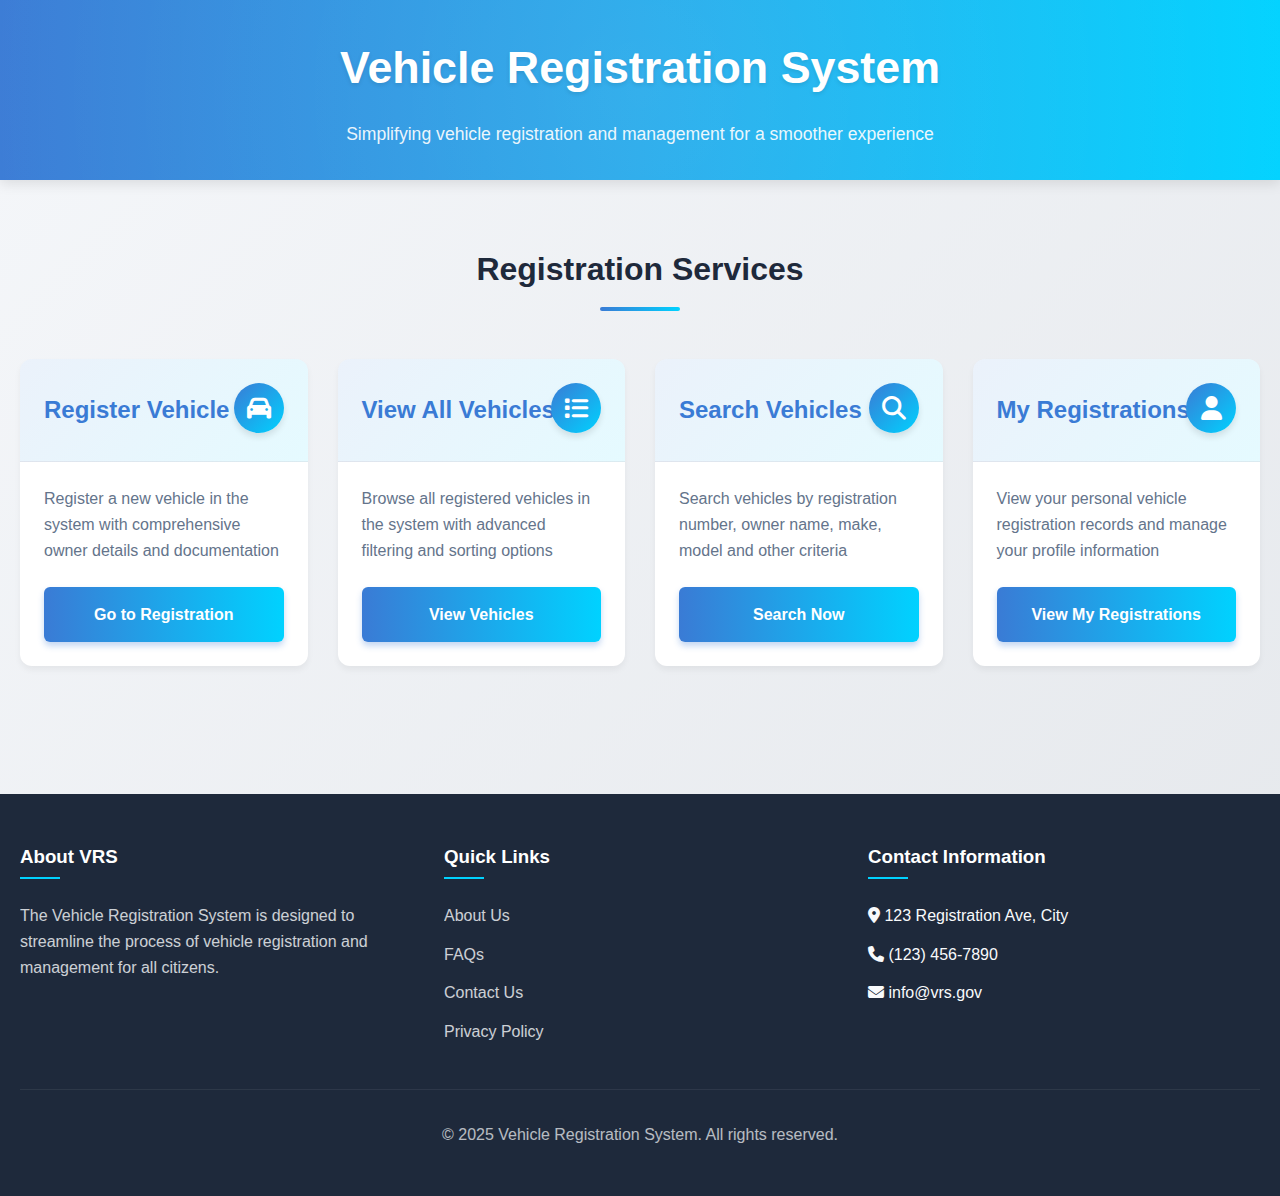
<file: src/main/resources/templates/index.html>
<!DOCTYPE html>
<html xmlns:th="http://www.thymeleaf.org">
<head>
    <meta charset="UTF-8">
    <meta name="viewport" content="width=device-width, initial-scale=1.0">
    <title>Vehicle Registration System</title>
    <link rel="stylesheet" href="https://cdnjs.cloudflare.com/ajax/libs/font-awesome/6.4.0/css/all.min.css">
    <style>
        :root {
            --primary: #3a7bd5;
            --primary-dark: #2d67b9;
            --secondary: #00d2ff;
            --dark: #1e293b;
            --light: #f8fafc;
            --gray: #64748b;
            --success: #10b981;
            --warning: #f59e0b;
            --danger: #ef4444;
        }

        * {
            margin: 0;
            padding: 0;
            box-sizing: border-box;
        }

        body {
            font-family: 'Segoe UI', Tahoma, Geneva, Verdana, sans-serif;
            background: linear-gradient(135deg, #f5f7fa 0%, #e4e7eb 100%);
            color: var(--dark);
            line-height: 1.6;
            min-height: 100vh;
            padding: 0;
        }

        .container {
            max-width: 1400px;
            margin: 0 auto;
            padding: 0 20px;
        }

        /* Header Styles */
        header {
            background: linear-gradient(90deg, var(--primary) 0%, var(--secondary) 100%);
            color: white;
            padding: 2rem 0;
            box-shadow: 0 4px 12px rgba(0, 0, 0, 0.1);
            position: relative;
            overflow: hidden;
        }

        header::before {
            content: '';
            position: absolute;
            top: -50%;
            left: -50%;
            width: 200%;
            height: 200%;
            background: radial-gradient(circle, rgba(255,255,255,0.1) 0%, rgba(255,255,255,0) 60%);
            animation: pulse 15s infinite;
        }

        @keyframes pulse {
            0% { transform: translate(0, 0); }
            50% { transform: translate(5%, 5%); }
            100% { transform: translate(0, 0); }
        }

        .header-content {
            position: relative;
            z-index: 1;
            text-align: center;
            padding: 0 20px;
        }

        .header-content h1 {
            font-size: 2.8rem;
            font-weight: 700;
            margin-bottom: 1rem;
            text-shadow: 0 2px 4px rgba(0, 0, 0, 0.1);
        }

        .header-content p {
            font-size: 1.1rem;
            max-width: 700px;
            margin: 0 auto;
            opacity: 0.9;
        }

        /* Stats Bar */
        .stats-bar {
            background-color: white;
            display: flex;
            justify-content: space-around;
            padding: 1.5rem 2rem;
            margin-top: -1.5rem;
            border-radius: 12px;
            box-shadow: 0 10px 15px -3px rgba(0, 0, 0, 0.1);
            position: relative;
            z-index: 10;
            max-width: 1000px;
            margin-left: auto;
            margin-right: auto;
        }

        .stat-item {
            text-align: center;
        }

        .stat-number {
            font-size: 1.8rem;
            font-weight: 700;
            color: var(--dark);
            margin-bottom: 0.5rem;
        }

        .stat-label {
            color: var(--gray);
            font-size: 0.9rem;
            font-weight: 500;
        }

        /* Main Content */
        main {
            padding: 4rem 0;
        }

        .section-title {
            text-align: center;
            margin-bottom: 3rem;
            font-size: 2rem;
            color: var(--dark);
            position: relative;
            padding-bottom: 1rem;
        }

        .section-title::after {
            content: '';
            position: absolute;
            bottom: 0;
            left: 50%;
            transform: translateX(-50%);
            width: 80px;
            height: 4px;
            background: linear-gradient(90deg, var(--primary) 0%, var(--secondary) 100%);
            border-radius: 2px;
        }

        /* Card Container */
        .card-container {
            display: grid;
            grid-template-columns: repeat(auto-fit, minmax(280px, 1fr));
            gap: 30px;
            margin-top: 2rem;
        }

        .card {
            background: white;
            border-radius: 12px;
            overflow: hidden;
            box-shadow: 0 4px 6px rgba(0, 0, 0, 0.05);
            transition: all 0.3s ease;
            position: relative;
            display: flex;
            flex-direction: column;
        }

        .card:hover {
            transform: translateY(-10px);
            box-shadow: 0 20px 25px -5px rgba(0, 0, 0, 0.1), 0 10px 10px -5px rgba(0, 0, 0, 0.04);
        }

        .card-icon {
            position: absolute;
            top: 1.5rem;
            right: 1.5rem;
            font-size: 1.5rem;
            color: white;
            background: linear-gradient(135deg, var(--primary) 0%, var(--secondary) 100%);
            width: 50px;
            height: 50px;
            display: flex;
            align-items: center;
            justify-content: center;
            border-radius: 50%;
            box-shadow: 0 4px 6px rgba(0, 0, 0, 0.1);
        }

        .card-header {
            background: linear-gradient(135deg, rgba(58, 123, 213, 0.1) 0%, rgba(0, 210, 255, 0.1) 100%);
            padding: 2rem 1.5rem 1.5rem;
            border-bottom: 1px solid rgba(0, 0, 0, 0.05);
        }

        .card h2 {
            color: var(--primary);
            font-size: 1.5rem;
            margin-bottom: 0.5rem;
        }

        .card-body {
            padding: 1.5rem;
            flex-grow: 1;
            display: flex;
            flex-direction: column;
        }

        .card p {
            color: var(--gray);
            margin-bottom: 1.5rem;
            flex-grow: 1;
        }

        .btn {
            display: inline-block;
            padding: 0.9rem 1.5rem;
            background: linear-gradient(90deg, var(--primary) 0%, var(--secondary) 100%);
            color: white;
            text-decoration: none;
            border-radius: 6px;
            font-weight: 600;
            transition: all 0.3s ease;
            text-align: center;
            box-shadow: 0 4px 6px rgba(58, 123, 213, 0.3);
            position: relative;
            overflow: hidden;
        }

        .btn::after {
            content: '';
            position: absolute;
            top: 0;
            left: -100%;
            width: 100%;
            height: 100%;
            background: linear-gradient(90deg, transparent, rgba(255, 255, 255, 0.2), transparent);
            transition: 0.5s;
        }

        .btn:hover {
            transform: translateY(-3px);
            box-shadow: 0 7px 14px rgba(58, 123, 213, 0.4);
        }

        .btn:hover::after {
            left: 100%;
        }

        /* Footer */
        footer {
            background-color: var(--dark);
            color: var(--light);
            padding: 3rem 0;
            margin-top: 4rem;
        }

        .footer-content {
            display: flex;
            justify-content: space-between;
            flex-wrap: wrap;
            gap: 2rem;
        }

        .footer-section {
            flex: 1;
            min-width: 250px;
        }

        .footer-section h3 {
            color: white;
            margin-bottom: 1.5rem;
            position: relative;
            padding-bottom: 0.5rem;
        }

        .footer-section h3::after {
            content: '';
            position: absolute;
            bottom: 0;
            left: 0;
            width: 40px;
            height: 2px;
            background-color: var(--secondary);
        }

        .footer-section p {
            margin-bottom: 1rem;
            opacity: 0.8;
        }

        .footer-links {
            list-style: none;
        }

        .footer-links li {
            margin-bottom: 0.8rem;
        }

        .footer-links a {
            color: var(--light);
            text-decoration: none;
            opacity: 0.8;
            transition: all 0.3s ease;
        }

        .footer-links a:hover {
            opacity: 1;
            color: var(--secondary);
            margin-left: 5px;
        }

        .copyright {
            text-align: center;
            padding-top: 2rem;
            margin-top: 2rem;
            border-top: 1px solid rgba(255, 255, 255, 0.1);
            opacity: 0.7;
        }

        @media (max-width: 768px) {
            .stats-bar {
                flex-direction: column;
                gap: 1rem;
                padding: 1rem;
            }

            .header-content h1 {
                font-size: 2rem;
            }

            .card-container {
                grid-template-columns: 1fr;
            }
        }
    </style>
</head>
<body>
<header>
    <div class="header-content">
        <h1>Vehicle Registration System</h1>
        <p>Simplifying vehicle registration and management for a smoother experience</p>
    </div>
</header>

<div class="container">

    <main>
        <h2 class="section-title">Registration Services</h2>

        <div class="card-container">
            <!-- Vehicle Registration Card -->
            <div class="card">
                <div class="card-icon">
                    <i class="fas fa-car"></i>
                </div>
                <div class="card-header">
                    <h2>Register Vehicle</h2>
                </div>
                <div class="card-body">
                    <p>Register a new vehicle in the system with comprehensive owner details and documentation</p>
                    <a href="/vehicles/register" class="btn">Go to Registration</a>
                </div>
            </div>

            <!-- View Vehicles Card -->
            <div class="card">
                <div class="card-icon">
                    <i class="fas fa-list"></i>
                </div>
                <div class="card-header">
                    <h2>View All Vehicles</h2>
                </div>
                <div class="card-body">
                    <p>Browse all registered vehicles in the system with advanced filtering and sorting options</p>
                    <a href="/vehicles/list" class="btn">View Vehicles</a>
                </div>
            </div>

            <!-- Search Vehicles Card -->
            <div class="card">
                <div class="card-icon">
                    <i class="fas fa-search"></i>
                </div>
                <div class="card-header">
                    <h2>Search Vehicles</h2>
                </div>
                <div class="card-body">
                    <p>Search vehicles by registration number, owner name, make, model and other criteria</p>
                    <a href="/search" class="btn">Search Now</a>
                </div>
            </div>

            <!-- My Registrations Card -->
            <div class="card">
                <div class="card-icon">
                    <i class="fas fa-user"></i>
                </div>
                <div class="card-header">
                    <h2>My Registrations</h2>
                </div>
                <div class="card-body">
                    <p>View your personal vehicle registration records and manage your profile information</p>
                    <a href="/registrations/customer/1" class="btn">View My Registrations</a>
                </div>
            </div>
        </div>
    </main>
</div>

<footer>
    <div class="container">
        <div class="footer-content">
            <div class="footer-section">
                <h3>About VRS</h3>
                <p>The Vehicle Registration System is designed to streamline the process of vehicle registration and management for all citizens.</p>
            </div>

            <div class="footer-section">
                <h3>Quick Links</h3>
                <ul class="footer-links">
                    <li><a href="/about">About Us</a></li>
                    <li><a href="/faq">FAQs</a></li>
                    <li><a href="/contact">Contact Us</a></li>
                    <li><a href="/privacy">Privacy Policy</a></li>
                </ul>
            </div>

            <div class="footer-section">
                <h3>Contact Information</h3>
                <ul class="footer-links">
                    <li><i class="fas fa-map-marker-alt"></i> 123 Registration Ave, City</li>
                    <li><i class="fas fa-phone"></i> (123) 456-7890</li>
                    <li><i class="fas fa-envelope"></i> info@vrs.gov</li>
                </ul>
            </div>
        </div>

        <div class="copyright">
            &copy; 2025 Vehicle Registration System. All rights reserved.
        </div>
    </div>
</footer>
</body>
</html>
</file>
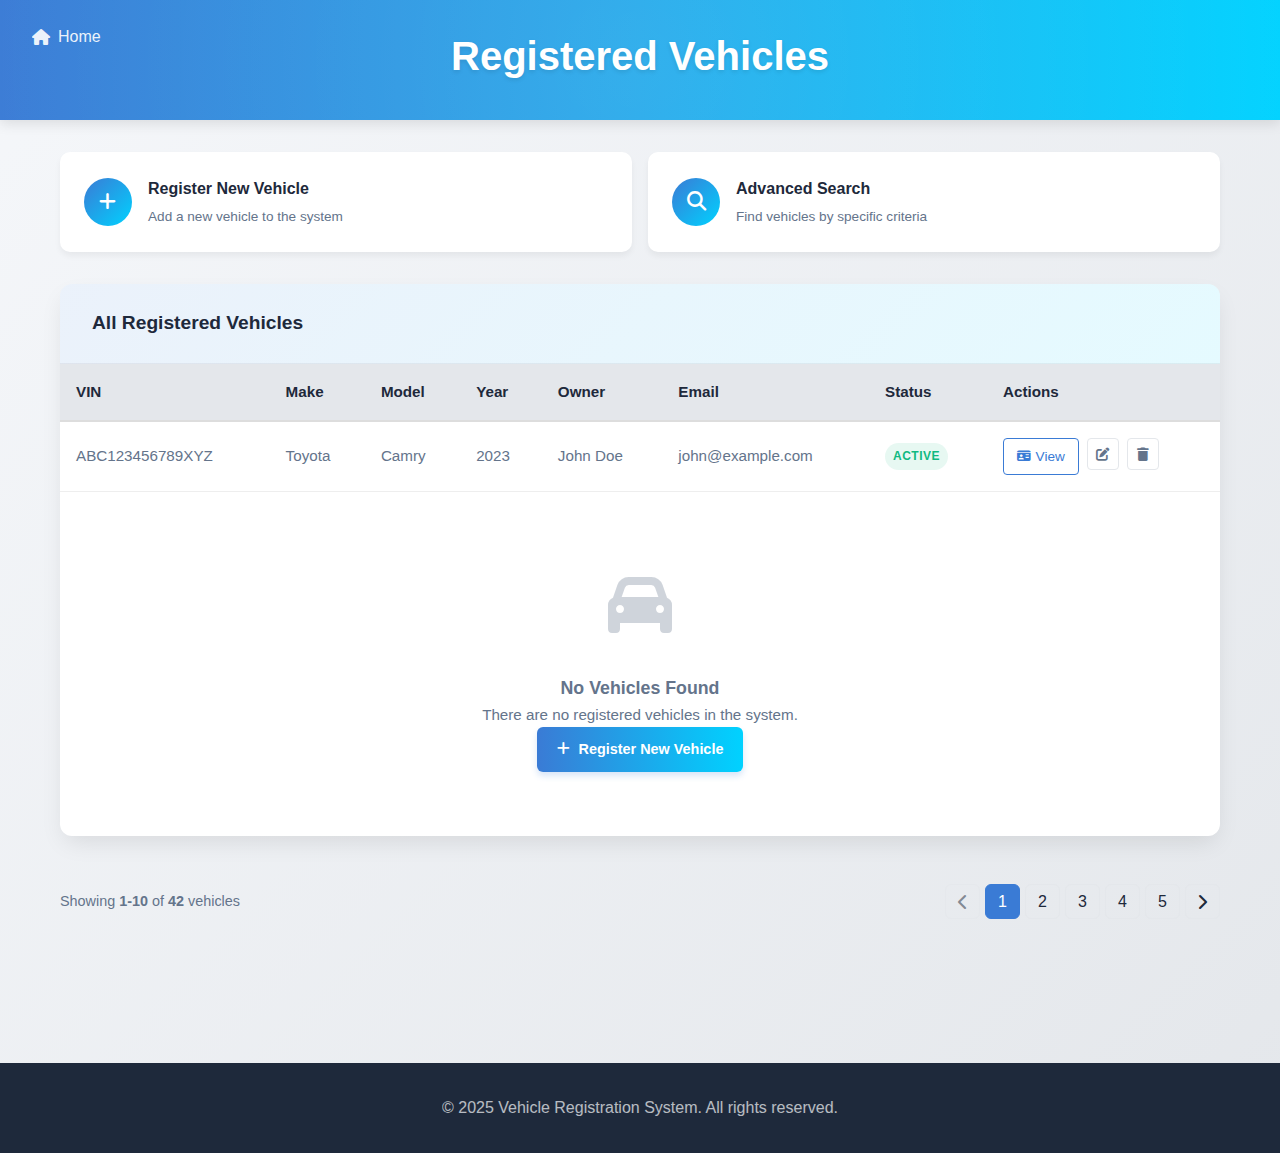
<file: src/main/resources/templates/list.html>
<!DOCTYPE html>
<html xmlns:th="http://www.thymeleaf.org">
<head>
    <meta charset="UTF-8">
    <meta name="viewport" content="width=device-width, initial-scale=1.0">
    <title>Vehicle List</title>
    <link rel="stylesheet" href="https://cdnjs.cloudflare.com/ajax/libs/font-awesome/6.4.0/css/all.min.css">
    <style>
        :root {
            --primary: #3a7bd5;
            --primary-dark: #2d67b9;
            --secondary: #00d2ff;
            --dark: #1e293b;
            --light: #f8fafc;
            --gray: #64748b;
            --light-gray: #e4e7eb;
            --success: #10b981;
            --warning: #f59e0b;
            --danger: #ef4444;
        }

        * {
            margin: 0;
            padding: 0;
            box-sizing: border-box;
        }

        body {
            font-family: 'Segoe UI', Tahoma, Geneva, Verdana, sans-serif;
            background: linear-gradient(135deg, #f5f7fa 0%, #e4e7eb 100%);
            color: var(--dark);
            line-height: 1.6;
            min-height: 100vh;
            padding: 0;
        }

        .container {
            max-width: 1200px;
            margin: 0 auto;
            padding: 0 20px;
        }

        /* Header Styles */
        header {
            background: linear-gradient(90deg, var(--primary) 0%, var(--secondary) 100%);
            color: white;
            padding: 1.5rem 0;
            box-shadow: 0 4px 12px rgba(0, 0, 0, 0.1);
            position: relative;
            overflow: hidden;
            margin-bottom: 2rem;
        }

        header::before {
            content: '';
            position: absolute;
            top: -50%;
            left: -50%;
            width: 200%;
            height: 200%;
            background: radial-gradient(circle, rgba(255,255,255,0.1) 0%, rgba(255,255,255,0) 60%);
            animation: pulse 15s infinite;
        }

        @keyframes pulse {
            0% { transform: translate(0, 0); }
            50% { transform: translate(5%, 5%); }
            100% { transform: translate(0, 0); }
        }

        .header-content {
            position: relative;
            z-index: 1;
            text-align: center;
            padding: 0 20px;
        }

        .header-content h1 {
            font-size: 2.5rem;
            font-weight: 700;
            margin-bottom: 0.5rem;
            text-shadow: 0 2px 4px rgba(0, 0, 0, 0.1);
        }

        .home-link {
            position: absolute;
            top: 1.5rem;
            left: 2rem;
            color: white;
            text-decoration: none;
            display: flex;
            align-items: center;
            font-weight: 500;
            opacity: 0.9;
            transition: all 0.3s ease;
            z-index: 10;
        }

        .home-link:hover {
            opacity: 1;
            transform: translateX(-3px);
        }

        .home-link i {
            margin-right: 0.5rem;
        }

        /* Main Content */
        main {
            padding: 0 0 4rem;
        }

        .panel {
            background: white;
            border-radius: 12px;
            box-shadow: 0 10px 25px -5px rgba(0, 0, 0, 0.1);
            overflow: hidden;
            margin-bottom: 2rem;
        }

        .panel-header {
            background: linear-gradient(135deg, rgba(58, 123, 213, 0.1) 0%, rgba(0, 210, 255, 0.1) 100%);
            padding: 1.5rem 2rem;
            border-bottom: 1px solid rgba(0, 0, 0, 0.05);
            display: flex;
            justify-content: space-between;
            align-items: center;
        }

        .panel-title {
            font-size: 1.2rem;
            font-weight: 600;
            color: var(--dark);
            margin: 0;
        }

        .panel-actions {
            display: flex;
            gap: 1rem;
        }

        .panel-body {
            padding: 0;
        }

        /* Table styles */
        .table-responsive {
            overflow-x: auto;
            width: 100%;
        }

        table {
            width: 100%;
            border-collapse: collapse;
            border-spacing: 0;
            font-size: 0.95rem;
        }

        thead {
            background-color: var(--light-gray);
        }

        th {
            text-align: left;
            padding: 1rem;
            font-weight: 600;
            color: var(--dark);
            border-bottom: 2px solid #ddd;
            position: relative;
        }

        th:after {
            content: '';
            position: absolute;
            bottom: 0;
            left: 0;
            width: 100%;
            height: 2px;
            background: linear-gradient(90deg, var(--primary) 0%, var(--secondary) 100%);
            transform: scaleX(0);
            transition: transform 0.3s ease;
            transform-origin: left;
        }

        th:hover:after {
            transform: scaleX(1);
        }

        td {
            padding: 1rem;
            border-bottom: 1px solid #eee;
            color: var(--gray);
        }

        tbody tr {
            transition: all 0.3s ease;
        }

        tbody tr:hover {
            background-color: rgba(58, 123, 213, 0.05);
        }

        tbody tr:last-child td {
            border-bottom: none;
        }

        .badge {
            display: inline-block;
            padding: 0.25rem 0.5rem;
            border-radius: 100px;
            font-size: 0.75rem;
            font-weight: 600;
            text-transform: uppercase;
            letter-spacing: 0.5px;
        }

        .badge-success {
            background-color: rgba(16, 185, 129, 0.1);
            color: var(--success);
        }

        .empty-state {
            padding: 3rem;
            text-align: center;
            color: var(--gray);
        }

        .empty-icon {
            font-size: 4rem;
            margin-bottom: 1rem;
            opacity: 0.3;
        }

        /* Buttons & Actions */
        .btn {
            display: inline-flex;
            align-items: center;
            padding: 0.7rem 1.2rem;
            border-radius: 6px;
            font-weight: 600;
            font-size: 0.9rem;
            text-decoration: none;
            transition: all 0.3s ease;
            cursor: pointer;
            border: none;
        }

        .btn-primary {
            background: linear-gradient(90deg, var(--primary) 0%, var(--secondary) 100%);
            color: white;
            box-shadow: 0 4px 6px rgba(58, 123, 213, 0.2);
        }

        .btn-primary:hover {
            transform: translateY(-2px);
            box-shadow: 0 7px 14px rgba(58, 123, 213, 0.3);
        }

        .btn-secondary {
            background: white;
            color: var(--primary);
            border: 1px solid var(--primary);
        }

        .btn-secondary:hover {
            background: rgba(58, 123, 213, 0.05);
        }

        .btn-outline {
            background: transparent;
            color: var(--dark);
            border: 1px solid var(--light-gray);
        }

        .btn-outline:hover {
            border-color: var(--gray);
            background: rgba(0, 0, 0, 0.02);
        }

        .btn-view {
            background: transparent;
            color: var(--primary);
            font-size: 0.85rem;
            text-decoration: none;
            padding: 0.4rem 0.8rem;
            border-radius: 4px;
            border: 1px solid var(--primary);
            transition: all 0.3s ease;
            display: inline-flex;
            align-items: center;
        }

        .btn-view i {
            font-size: 0.75rem;
            margin-right: 0.3rem;
        }

        .btn-view:hover {
            background-color: var(--primary);
            color: white;
        }

        .btn i {
            margin-right: 0.5rem;
        }

        /* Search Box */
        .search-box {
            margin-bottom: 2rem;
            display: flex;
            gap: 1rem;
        }

        .search-input {
            flex: 1;
            position: relative;
        }

        .search-input input {
            width: 100%;
            padding: 0.8rem 1rem 0.8rem 3rem;
            border: 1px solid var(--light-gray);
            border-radius: 6px;
            font-size: 1rem;
            transition: all 0.3s ease;
        }

        .search-input input:focus {
            outline: none;
            border-color: var(--primary);
            box-shadow: 0 0 0 3px rgba(58, 123, 213, 0.2);
        }

        .search-input i {
            position: absolute;
            top: 50%;
            left: 1rem;
            transform: translateY(-50%);
            color: var(--gray);
            font-size: 1rem;
        }

        /* Footer */
        .page-controls {
            display: flex;
            justify-content: space-between;
            align-items: center;
            padding: 1rem 0;
        }

        .page-info {
            color: var(--gray);
            font-size: 0.9rem;
        }

        .pagination {
            display: flex;
            list-style: none;
            gap: 0.3rem;
        }

        .pagination a {
            display: flex;
            align-items: center;
            justify-content: center;
            width: 2.2rem;
            height: 2.2rem;
            border-radius: 6px;
            text-decoration: none;
            color: var(--dark);
            font-weight: 500;
            border: 1px solid var(--light-gray);
            transition: all 0.3s ease;
        }

        .pagination a:hover,
        .pagination a.active {
            background-color: var(--primary);
            color: white;
            border-color: var(--primary);
        }

        .pagination a.disabled {
            opacity: 0.5;
            pointer-events: none;
        }

        /* Action buttons */
        .action-buttons {
            display: flex;
            gap: 0.5rem;
        }

        .action-btn {
            width: 2rem;
            height: 2rem;
            display: flex;
            align-items: center;
            justify-content: center;
            border-radius: 4px;
            color: var(--gray);
            border: 1px solid var(--light-gray);
            transition: all 0.3s ease;
            cursor: pointer;
            background: white;
        }

        .action-btn:hover {
            background: var(--light-gray);
            color: var(--dark);
        }

        .action-btn.edit:hover {
            color: var(--primary);
            border-color: var(--primary);
        }

        .action-btn.delete:hover {
            color: var(--danger);
            border-color: var(--danger);
        }

        /* Footer */
        footer {
            background-color: var(--dark);
            color: var(--light);
            padding: 2rem 0;
            margin-top: 4rem;
        }

        .footer-content {
            display: flex;
            justify-content: center;
            align-items: center;
            opacity: 0.7;
        }

        /* Quick Action Bar */
        .quick-actions {
            display: flex;
            gap: 1rem;
            margin-bottom: 2rem;
        }

        .quick-action-card {
            flex: 1;
            background: white;
            border-radius: 10px;
            padding: 1.5rem;
            display: flex;
            align-items: center;
            gap: 1rem;
            box-shadow: 0 4px 6px rgba(0, 0, 0, 0.05);
            transition: all 0.3s ease;
            text-decoration: none;
            color: var(--dark);
        }

        .quick-action-card:hover {
            transform: translateY(-3px);
            box-shadow: 0 10px 15px -3px rgba(0, 0, 0, 0.1);
        }

        .quick-action-icon {
            width: 3rem;
            height: 3rem;
            border-radius: 50%;
            background: linear-gradient(135deg, var(--primary) 0%, var(--secondary) 100%);
            color: white;
            display: flex;
            align-items: center;
            justify-content: center;
            font-size: 1.2rem;
        }

        .quick-action-content h3 {
            font-size: 1rem;
            margin-bottom: 0.3rem;
        }

        .quick-action-content p {
            font-size: 0.85rem;
            color: var(--gray);
            margin: 0;
        }

        /* Responsive */
        @media (max-width: 992px) {
            .quick-actions {
                flex-wrap: wrap;
            }

            .quick-action-card {
                flex: 0 0 calc(50% - 0.5rem);
            }
        }

        @media (max-width: 768px) {
            .panel-header {
                flex-direction: column;
                align-items: flex-start;
                gap: 1rem;
            }

            .search-box {
                flex-direction: column;
            }

            .quick-action-card {
                flex: 0 0 100%;
            }

            .home-link {
                top: 1rem;
                left: 1rem;
            }

            .pagination {
                margin-top: 1rem;
            }

            .page-controls {
                flex-direction: column;
                align-items: flex-start;
                gap: 1rem;
            }
        }

        @media (max-width: 576px) {
            .panel {
                border-radius: 0;
                margin-left: -20px;
                margin-right: -20px;
                width: calc(100% + 40px);
            }

            .table-responsive {
                overflow-x: auto;
            }

            table {
                min-width: 800px;
            }
        }
    </style>
</head>
<body>
<header>
    <a href="/" class="home-link">
        <i class="fas fa-home"></i> Home
    </a>
    <div class="header-content">
        <h1>Registered Vehicles</h1>
    </div>
</header>

<div class="container">
    <main>
        <div class="quick-actions">
            <a href="/vehicles/register" class="quick-action-card">
                <div class="quick-action-icon">
                    <i class="fas fa-plus"></i>
                </div>
                <div class="quick-action-content">
                    <h3>Register New Vehicle</h3>
                    <p>Add a new vehicle to the system</p>
                </div>
            </a>

            <a href="/search" class="quick-action-card">
                <div class="quick-action-icon">
                    <i class="fas fa-search"></i>
                </div>
                <div class="quick-action-content">
                    <h3>Advanced Search</h3>
                    <p>Find vehicles by specific criteria</p>
                </div>
            </a>
        </div>

        <div class="panel">
            <div class="panel-header">
                <h2 class="panel-title">All Registered Vehicles</h2>
            </div>
            <div class="panel-body">
                <div class="table-responsive">
                    <table>
                        <thead>
                        <tr>
                            <th>VIN</th>
                            <th>Make</th>
                            <th>Model</th>
                            <th>Year</th>
                            <th>Owner</th>
                            <th>Email</th>
                            <th>Status</th>
                            <th>Actions</th>
                        </tr>
                        </thead>
                        <tbody>
                        <tr th:each="vehicle : ${vehicles}">
                            <td th:text="${vehicle.vin}">ABC123456789XYZ</td>
                            <td th:text="${vehicle.make}">Toyota</td>
                            <td th:text="${vehicle.model}">Camry</td>
                            <td th:text="${vehicle.year}">2023</td>
                            <td th:text="${vehicle.owner?.name} ?: 'N/A'">John Doe</td>
                            <td th:text="${vehicle.owner?.email} ?: 'N/A'">john@example.com</td>
                            <td>
                                <span class="badge badge-success">Active</span>
                            </td>
                            <td>
                                <div class="action-buttons">
                                    <a th:if="${vehicle.owner != null}"
                                       th:href="@{/registrations/customer/{id}(id=${vehicle.owner.id})}"
                                       class="btn-view">
                                        <i class="fas fa-id-card"></i> View
                                    </a>
                                    <button class="action-btn edit">
                                        <i class="fas fa-edit"></i>
                                    </button>
                                    <button class="action-btn delete">
                                        <i class="fas fa-trash"></i>
                                    </button>
                                </div>
                            </td>
                        </tr>
                        <!-- Sample data when no vehicles are returned -->
                        <tr th:if="${#lists.isEmpty(vehicles)}">
                            <td colspan="8">
                                <div class="empty-state">
                                    <div class="empty-icon">
                                        <i class="fas fa-car"></i>
                                    </div>
                                    <h3>No Vehicles Found</h3>
                                    <p>There are no registered vehicles in the system.</p>
                                    <a href="/vehicles/register" class="btn btn-primary">
                                        <i class="fas fa-plus"></i> Register New Vehicle
                                    </a>
                                </div>
                            </td>
                        </tr>
                        </tbody>
                    </table>
                </div>
            </div>
        </div>

        <div class="page-controls">
            <div class="page-info">
                Showing <strong>1-10</strong> of <strong>42</strong> vehicles
            </div>
            <ul class="pagination">
                <li><a href="#" class="disabled"><i class="fas fa-chevron-left"></i></a></li>
                <li><a href="#" class="active">1</a></li>
                <li><a href="#">2</a></li>
                <li><a href="#">3</a></li>
                <li><a href="#">4</a></li>
                <li><a href="#">5</a></li>
                <li><a href="#"><i class="fas fa-chevron-right"></i></a></li>
            </ul>
        </div>
    </main>
</div>

<footer>
    <div class="container">
        <div class="footer-content">
            &copy; 2025 Vehicle Registration System. All rights reserved.
        </div>
    </div>
</footer>
</body>
</html>
</file>
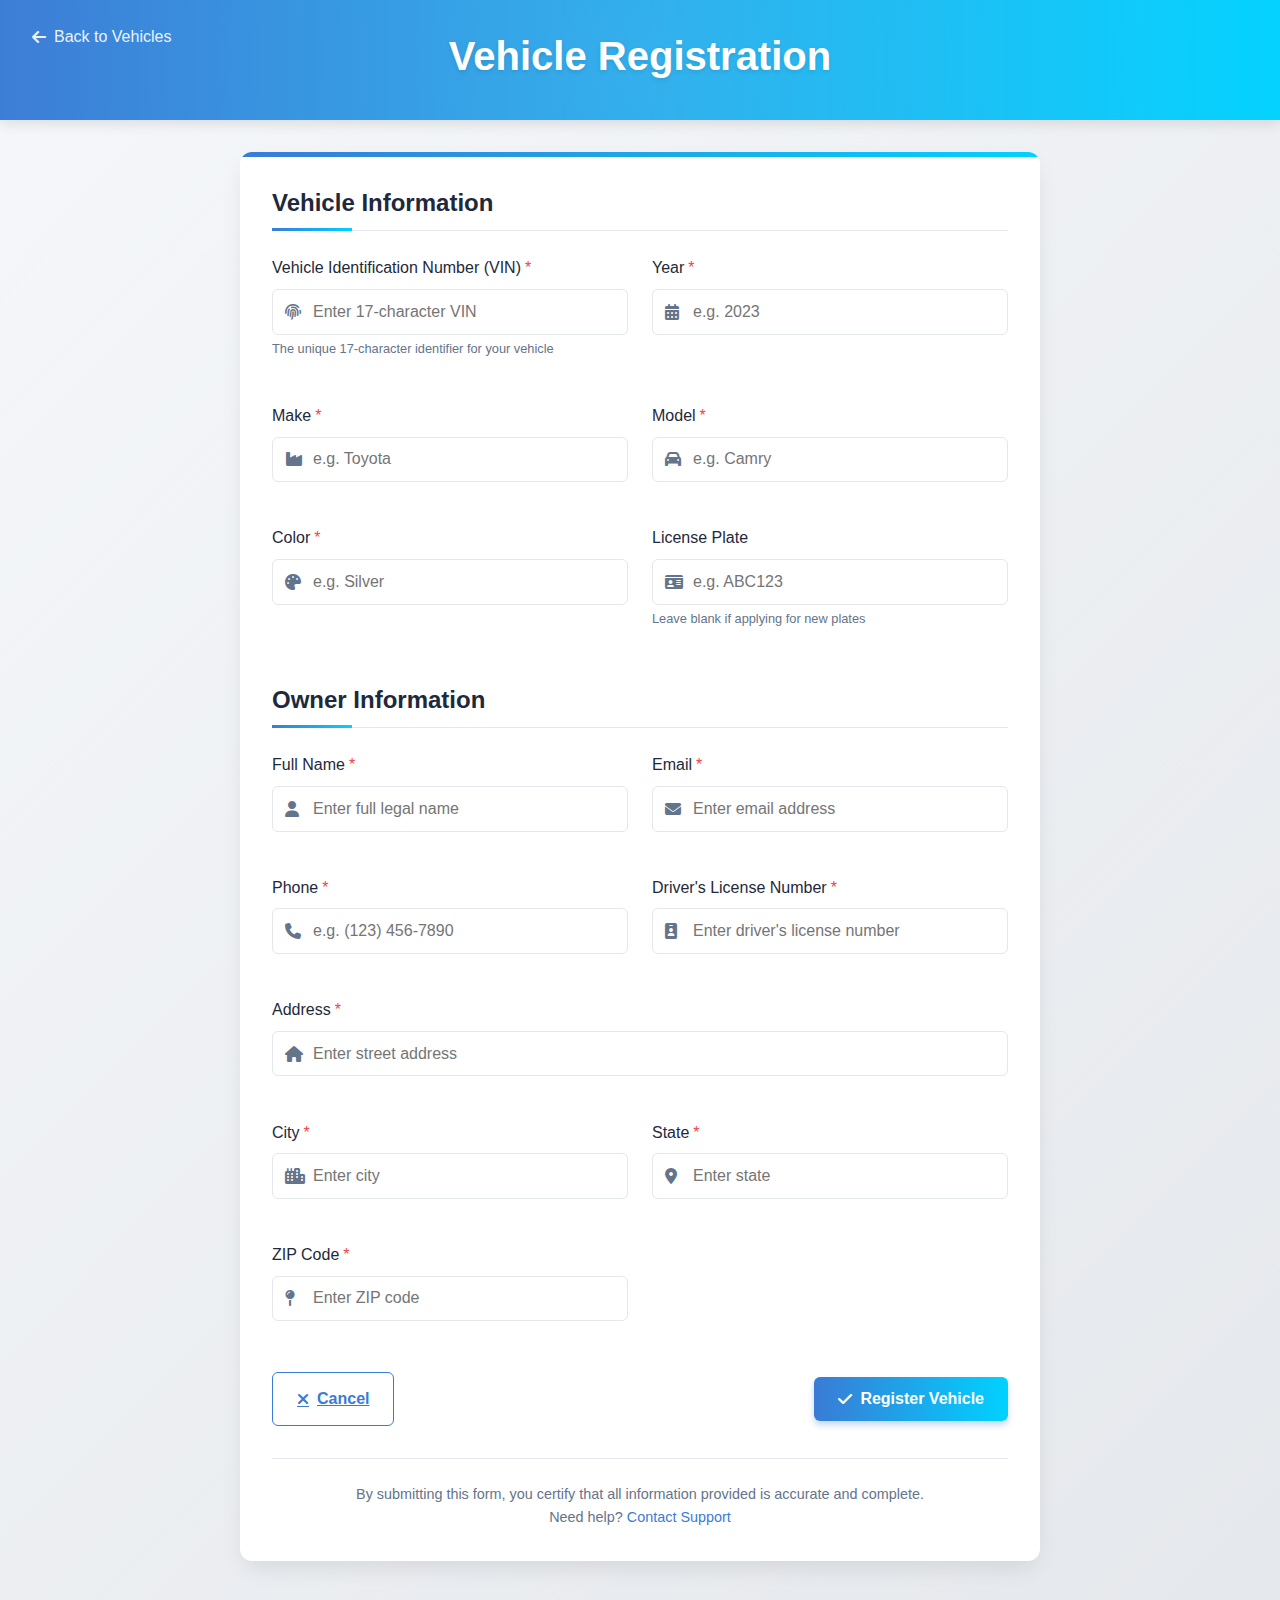
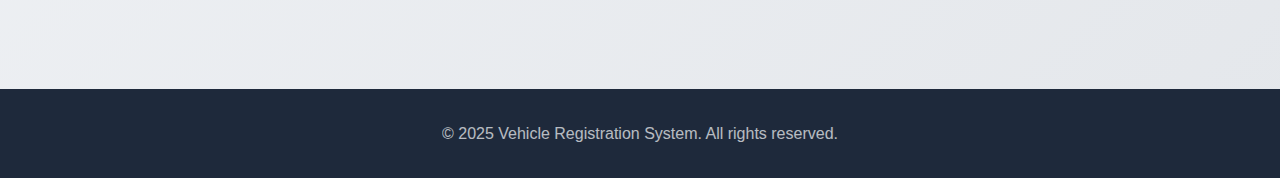
<file: src/main/resources/templates/register.html>
<!DOCTYPE html>
<html xmlns:th="http://www.thymeleaf.org">
<head>
    <meta charset="UTF-8">
    <meta name="viewport" content="width=device-width, initial-scale=1.0">
    <title>Vehicle Registration</title>
    <link rel="stylesheet" href="https://cdnjs.cloudflare.com/ajax/libs/font-awesome/6.4.0/css/all.min.css">
    <style>
        :root {
            --primary: #3a7bd5;
            --primary-dark: #2d67b9;
            --secondary: #00d2ff;
            --dark: #1e293b;
            --light: #f8fafc;
            --gray: #64748b;
            --light-gray: #e4e7eb;
            --success: #10b981;
            --warning: #f59e0b;
            --danger: #ef4444;
        }

        * {
            margin: 0;
            padding: 0;
            box-sizing: border-box;
        }

        body {
            font-family: 'Segoe UI', Tahoma, Geneva, Verdana, sans-serif;
            background: linear-gradient(135deg, #f5f7fa 0%, #e4e7eb 100%);
            color: var(--dark);
            line-height: 1.6;
            min-height: 100vh;
            padding: 0;
        }

        .container {
            max-width: 1200px;
            margin: 0 auto;
            padding: 0 20px;
        }

        /* Header Styles */
        header {
            background: linear-gradient(90deg, var(--primary) 0%, var(--secondary) 100%);
            color: white;
            padding: 1.5rem 0;
            box-shadow: 0 4px 12px rgba(0, 0, 0, 0.1);
            position: relative;
            overflow: hidden;
        }

        header::before {
            content: '';
            position: absolute;
            top: -50%;
            left: -50%;
            width: 200%;
            height: 200%;
            background: radial-gradient(circle, rgba(255,255,255,0.1) 0%, rgba(255,255,255,0) 60%);
            animation: pulse 15s infinite;
        }

        @keyframes pulse {
            0% { transform: translate(0, 0); }
            50% { transform: translate(5%, 5%); }
            100% { transform: translate(0, 0); }
        }

        .header-content {
            position: relative;
            z-index: 1;
            text-align: center;
            padding: 0 20px;
        }

        .header-content h1 {
            font-size: 2.5rem;
            font-weight: 700;
            margin-bottom: 0.5rem;
            text-shadow: 0 2px 4px rgba(0, 0, 0, 0.1);
        }

        .back-link {
            position: absolute;
            top: 1.5rem;
            left: 2rem;
            color: white;
            text-decoration: none;
            display: flex;
            align-items: center;
            font-weight: 500;
            opacity: 0.9;
            transition: all 0.3s ease;
            z-index: 10;
        }

        .back-link:hover {
            opacity: 1;
            transform: translateX(-3px);
        }

        .back-link i {
            margin-right: 0.5rem;
        }

        /* Main Content */
        main {
            padding: 2rem 0 4rem;
        }

        .form-container {
            background: white;
            border-radius: 12px;
            box-shadow: 0 10px 25px -5px rgba(0, 0, 0, 0.1);
            padding: 2rem;
            max-width: 800px;
            margin: 0 auto;
            position: relative;
            overflow: hidden;
        }

        .form-container::before {
            content: '';
            position: absolute;
            top: 0;
            left: 0;
            width: 100%;
            height: 5px;
            background: linear-gradient(90deg, var(--primary) 0%, var(--secondary) 100%);
        }

        .section-title {
            color: var(--dark);
            margin-bottom: 1.5rem;
            padding-bottom: 0.5rem;
            border-bottom: 1px solid var(--light-gray);
            position: relative;
            font-size: 1.5rem;
        }

        .section-title::after {
            content: '';
            position: absolute;
            bottom: -1px;
            left: 0;
            width: 80px;
            height: 3px;
            background: linear-gradient(90deg, var(--primary) 0%, var(--secondary) 100%);
        }

        .form-section {
            margin-bottom: 2rem;
        }

        .form-grid {
            display: grid;
            grid-template-columns: repeat(2, 1fr);
            gap: 1.5rem;
        }

        .form-group {
            margin-bottom: 1.2rem;
        }

        .form-group.full-width {
            grid-column: span 2;
        }

        label {
            display: block;
            margin-bottom: 0.5rem;
            font-weight: 500;
            color: var(--dark);
        }

        .input-with-icon {
            position: relative;
        }

        .input-with-icon i {
            position: absolute;
            top: 50%;
            transform: translateY(-50%);
            left: 0.8rem;
            color: var(--gray);
        }

        .input-with-icon input {
            padding-left: 2.5rem;
        }

        input, select, textarea {
            width: 100%;
            padding: 0.8rem 1rem;
            border: 1px solid var(--light-gray);
            border-radius: 6px;
            font-family: inherit;
            font-size: 1rem;
            transition: all 0.3s ease;
        }

        input:focus, select:focus, textarea:focus {
            outline: none;
            border-color: var(--primary);
            box-shadow: 0 0 0 3px rgba(58, 123, 213, 0.2);
        }

        textarea {
            min-height: 100px;
            resize: vertical;
        }

        .actions {
            margin-top: 2rem;
            display: flex;
            justify-content: space-between;
            align-items: center;
        }

        .btn {
            padding: 0.8rem 1.5rem;
            background: linear-gradient(90deg, var(--primary) 0%, var(--secondary) 100%);
            color: white;
            border: none;
            border-radius: 6px;
            font-weight: 600;
            font-size: 1rem;
            cursor: pointer;
            transition: all 0.3s ease;
            display: inline-flex;
            align-items: center;
            justify-content: center;
            box-shadow: 0 4px 6px rgba(58, 123, 213, 0.3);
            position: relative;
            overflow: hidden;
        }

        .btn::after {
            content: '';
            position: absolute;
            top: 0;
            left: -100%;
            width: 100%;
            height: 100%;
            background: linear-gradient(90deg, transparent, rgba(255, 255, 255, 0.2), transparent);
            transition: 0.5s;
        }

        .btn:hover {
            transform: translateY(-3px);
            box-shadow: 0 7px 14px rgba(58, 123, 213, 0.4);
        }

        .btn:hover::after {
            left: 100%;
        }

        .btn i {
            margin-right: 0.5rem;
        }

        .btn-secondary {
            background: white;
            color: var(--primary);
            border: 1px solid var(--primary);
            box-shadow: none;
        }

        .btn-secondary:hover {
            background: rgba(58, 123, 213, 0.05);
            box-shadow: none;
        }

        .form-footer {
            text-align: center;
            margin-top: 2rem;
            padding-top: 1.5rem;
            border-top: 1px solid var(--light-gray);
            font-size: 0.9rem;
            color: var(--gray);
        }

        .form-footer a {
            color: var(--primary);
            text-decoration: none;
            font-weight: 500;
            transition: all 0.3s ease;
        }

        .form-footer a:hover {
            color: var(--primary-dark);
            text-decoration: underline;
        }

        .required-field::after {
            content: '*';
            color: var(--danger);
            margin-left: 0.25rem;
        }

        .help-text {
            display: block;
            font-size: 0.8rem;
            color: var(--gray);
            margin-top: 0.3rem;
        }

        /* Footer */
        footer {
            background-color: var(--dark);
            color: var(--light);
            padding: 2rem 0;
            margin-top: 4rem;
        }

        .footer-content {
            display: flex;
            justify-content: center;
            align-items: center;
            opacity: 0.7;
        }

        /* Responsive */
        @media (max-width: 768px) {
            .form-grid {
                grid-template-columns: 1fr;
            }

            .form-group.full-width {
                grid-column: span 1;
            }

            .actions {
                flex-direction: column;
                gap: 1rem;
            }

            .btn {
                width: 100%;
            }

            .back-link {
                top: 1rem;
                left: 1rem;
            }
        }
    </style>
</head>
<body>
<header>
    <a href="/vehicles/list" class="back-link">
        <i class="fas fa-arrow-left"></i> Back to Vehicles
    </a>
    <div class="header-content">
        <h1>Vehicle Registration</h1>
    </div>
</header>

<div class="container">
    <main>
        <div class="form-container">
            <form th:action="@{/vehicles/register}" th:object="${vehicle}" method="post">
                <div class="form-section">
                    <h2 class="section-title">Vehicle Information</h2>
                    <div class="form-grid">
                        <div class="form-group">
                            <label for="vin" class="required-field">Vehicle Identification Number (VIN)</label>
                            <div class="input-with-icon">
                                <i class="fas fa-fingerprint"></i>
                                <input type="text" id="vin" th:field="*{vin}" required placeholder="Enter 17-character VIN">
                            </div>
                            <span class="help-text">The unique 17-character identifier for your vehicle</span>
                        </div>

                        <div class="form-group">
                            <label for="year" class="required-field">Year</label>
                            <div class="input-with-icon">
                                <i class="fas fa-calendar-alt"></i>
                                <input type="number" id="year" th:field="*{year}" required min="1900" max="2025" placeholder="e.g. 2023">
                            </div>
                        </div>

                        <div class="form-group">
                            <label for="make" class="required-field">Make</label>
                            <div class="input-with-icon">
                                <i class="fas fa-industry"></i>
                                <input type="text" id="make" th:field="*{make}" required placeholder="e.g. Toyota">
                            </div>
                        </div>

                        <div class="form-group">
                            <label for="model" class="required-field">Model</label>
                            <div class="input-with-icon">
                                <i class="fas fa-car"></i>
                                <input type="text" id="model" th:field="*{model}" required placeholder="e.g. Camry">
                            </div>
                        </div>

                        <div class="form-group">
                            <label for="color" class="required-field">Color</label>
                            <div class="input-with-icon">
                                <i class="fas fa-palette"></i>
                                <input type="text" id="color" th:field="*{color}" required placeholder="e.g. Silver">
                            </div>
                        </div>

                        <div class="form-group">
                            <label for="licensePlate">License Plate</label>
                            <div class="input-with-icon">
                                <i class="fas fa-id-card"></i>
                                <input type="text" id="licensePlate" name="licensePlate" placeholder="e.g. ABC123">
                            </div>
                            <span class="help-text">Leave blank if applying for new plates</span>
                        </div>
                    </div>
                </div>

                <div class="form-section">
                    <h2 class="section-title">Owner Information</h2>
                    <div class="form-grid">
                        <div class="form-group">
                            <label for="ownerName" class="required-field">Full Name</label>
                            <div class="input-with-icon">
                                <i class="fas fa-user"></i>
                                <input type="text" id="ownerName" name="ownerName" required placeholder="Enter full legal name">
                            </div>
                        </div>

                        <div class="form-group">
                            <label for="ownerEmail" class="required-field">Email</label>
                            <div class="input-with-icon">
                                <i class="fas fa-envelope"></i>
                                <input type="email" id="ownerEmail" name="ownerEmail" required placeholder="Enter email address">
                            </div>
                        </div>

                        <div class="form-group">
                            <label for="ownerPhone" class="required-field">Phone</label>
                            <div class="input-with-icon">
                                <i class="fas fa-phone"></i>
                                <input type="tel" id="ownerPhone" name="ownerPhone" required placeholder="e.g. (123) 456-7890">
                            </div>
                        </div>

                        <div class="form-group">
                            <label for="driverLicense" class="required-field">Driver's License Number</label>
                            <div class="input-with-icon">
                                <i class="fas fa-id-badge"></i>
                                <input type="text" id="driverLicense" name="driverLicense" required placeholder="Enter driver's license number">
                            </div>
                        </div>

                        <div class="form-group full-width">
                            <label for="ownerAddress" class="required-field">Address</label>
                            <div class="input-with-icon">
                                <i class="fas fa-home"></i>
                                <input type="text" id="ownerAddress" name="ownerAddress" required placeholder="Enter street address">
                            </div>
                        </div>

                        <div class="form-group">
                            <label for="city" class="required-field">City</label>
                            <div class="input-with-icon">
                                <i class="fas fa-city"></i>
                                <input type="text" id="city" name="city" required placeholder="Enter city">
                            </div>
                        </div>

                        <div class="form-group">
                            <label for="state" class="required-field">State</label>
                            <div class="input-with-icon">
                                <i class="fas fa-map-marker-alt"></i>
                                <input type="text" id="state" name="state" required placeholder="Enter state">
                            </div>
                        </div>

                        <div class="form-group">
                            <label for="zipCode" class="required-field">ZIP Code</label>
                            <div class="input-with-icon">
                                <i class="fas fa-map-pin"></i>
                                <input type="text" id="zipCode" name="zipCode" required placeholder="Enter ZIP code">
                            </div>
                        </div>
                    </div>
                </div>

                <div class="actions">
                    <a href="/" class="btn btn-secondary">
                        <i class="fas fa-times"></i> Cancel
                    </a>
                    <button type="submit" class="btn">
                        <i class="fas fa-check"></i> Register Vehicle
                    </button>
                </div>

                <div class="form-footer">
                    <p>By submitting this form, you certify that all information provided is accurate and complete.</p>
                    <p>Need help? <a href="/contact">Contact Support</a></p>
                </div>
            </form>
        </div>
    </main>
</div>

<footer>
    <div class="container">
        <div class="footer-content">
            &copy; 2025 Vehicle Registration System. All rights reserved.
        </div>
    </div>
</footer>
</body>
</html>
</file>
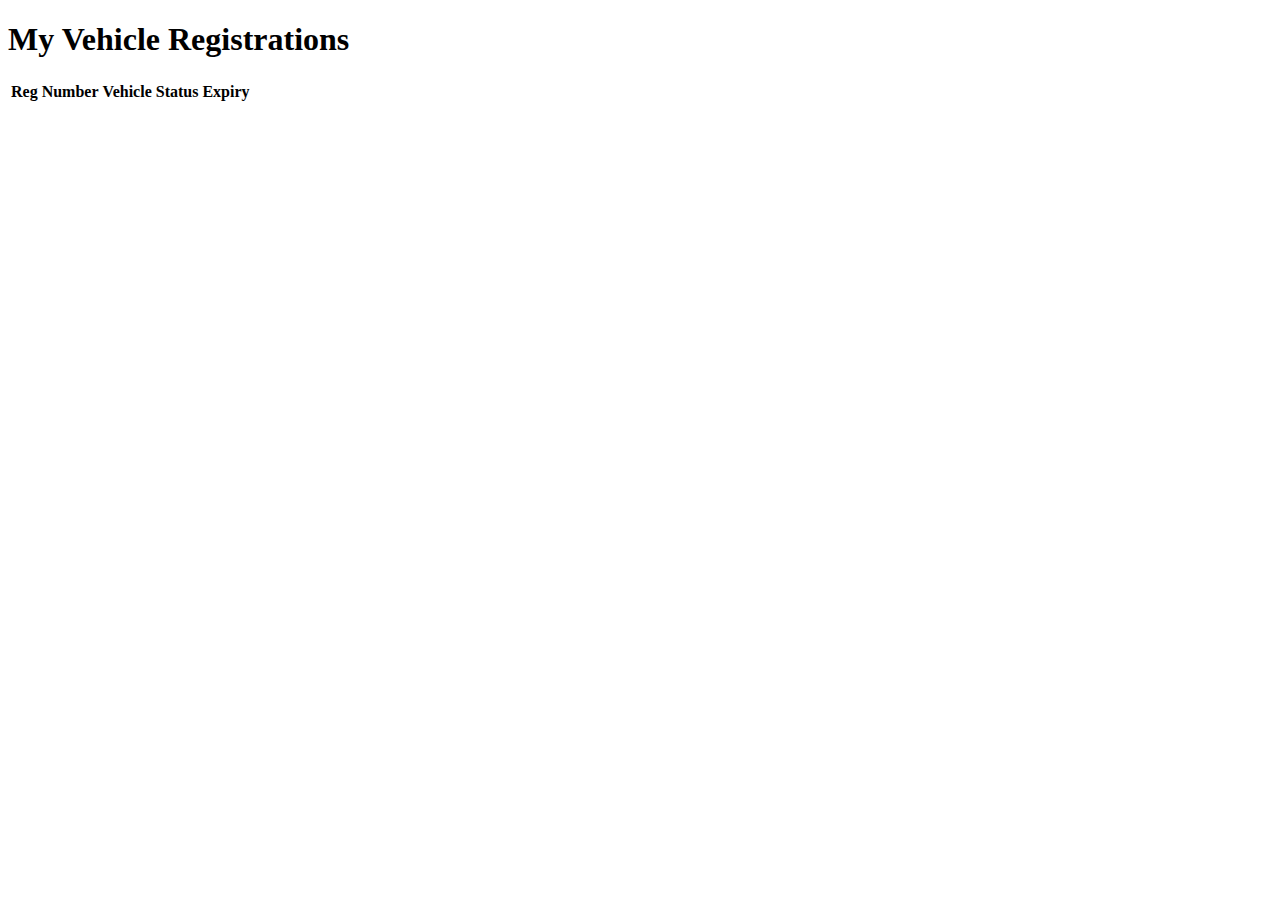
<file: src/main/resources/templates/registration/customer-list.html>
<!DOCTYPE html>
<html xmlns:th="http://www.thymeleaf.org">
<head>
    <meta charset="UTF-8">
    <title>My Registrations</title>
    <link rel="stylesheet" th:href="@{/css/customer-style.css}">
</head>
<body>
<div class="container">
    <h1>My Vehicle Registrations</h1>
    <table>
        <thead>
        <tr>
            <th>Reg Number</th>
            <th>Vehicle</th>
            <th>Status</th>
            <th>Expiry</th>
        </tr>
        </thead>
        <tbody>
        <tr th:each="reg : ${registrations}">
            <td>
                <a th:href="@{/registrations/{id}(id=${reg.id})}"
                   th:text="${reg.registrationNumber}" class="link"></a>
            </td>
            <td th:text="${reg.vehicle.make} + ' ' + ${reg.vehicle.model}"></td>
            <td th:text="${reg.status}"></td>
            <td th:text="${#temporals.format(reg.expiryDate, 'dd MMM yyyy')}"></td>
        </tr>
        </tbody>
    </table>
</div>
</body>
</html>
</file>
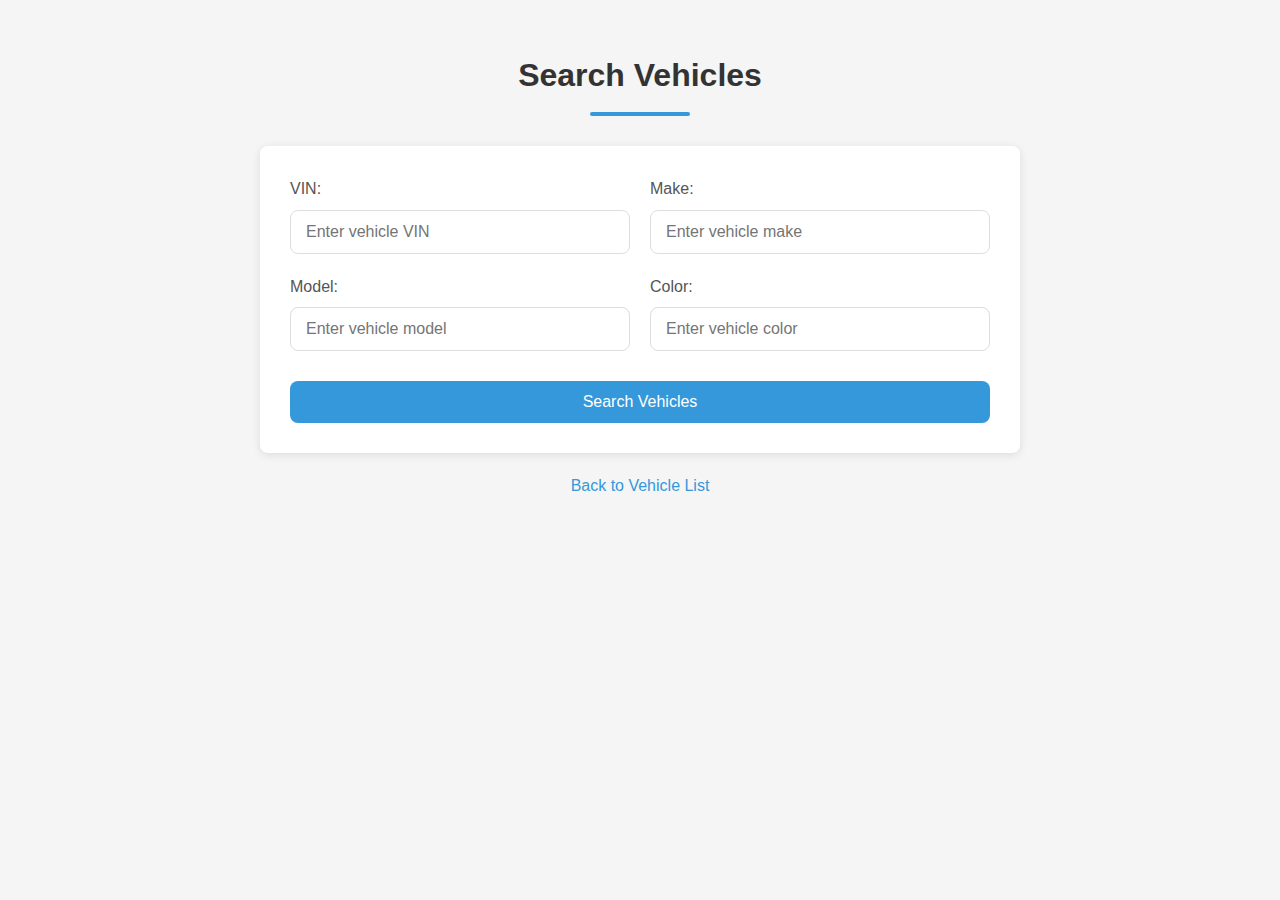
<file: src/main/resources/templates/search/form.html>
<!DOCTYPE html>
<html xmlns:th="http://www.thymeleaf.org">
<head>
    <meta charset="UTF-8">
    <meta name="viewport" content="width=device-width, initial-scale=1.0">
    <title>Vehicle Search</title>
    <style>
        :root {
            --primary-color: #3498db;
            --primary-hover: #2980b9;
            --light-gray: #f5f5f5;
            --dark-gray: #333;
            --shadow: 0 2px 10px rgba(0, 0, 0, 0.1);
            --border-radius: 8px;
        }

        * {
            margin: 0;
            padding: 0;
            box-sizing: border-box;
            font-family: 'Segoe UI', Tahoma, Geneva, Verdana, sans-serif;
        }

        body {
            background-color: var(--light-gray);
            color: var(--dark-gray);
            line-height: 1.6;
            padding: 20px;
            max-width: 800px;
            margin: 0 auto;
        }

        h1 {
            text-align: center;
            margin: 30px 0;
            color: var(--dark-gray);
            font-weight: 600;
            position: relative;
            padding-bottom: 15px;
        }

        h1::after {
            content: '';
            position: absolute;
            bottom: 0;
            left: 50%;
            transform: translateX(-50%);
            width: 100px;
            height: 4px;
            background-color: var(--primary-color);
            border-radius: 2px;
        }

        .search-container {
            background-color: white;
            border-radius: var(--border-radius);
            padding: 30px;
            box-shadow: var(--shadow);
            margin-bottom: 20px;
        }

        .form-group {
            margin-bottom: 20px;
        }

        label {
            display: block;
            margin-bottom: 8px;
            font-weight: 500;
            color: #555;
        }

        input[type="text"] {
            width: 100%;
            padding: 12px 15px;
            border: 1px solid #ddd;
            border-radius: var(--border-radius);
            font-size: 16px;
            transition: border-color 0.3s, box-shadow 0.3s;
        }

        input[type="text"]:focus {
            border-color: var(--primary-color);
            box-shadow: 0 0 0 3px rgba(52, 152, 219, 0.2);
            outline: none;
        }

        .btn {
            background-color: var(--primary-color);
            color: white;
            border: none;
            padding: 12px 24px;
            font-size: 16px;
            border-radius: var(--border-radius);
            cursor: pointer;
            transition: background-color 0.3s;
            display: inline-block;
            text-align: center;
            font-weight: 500;
        }

        .btn:hover {
            background-color: var(--primary-hover);
        }

        .btn-search {
            width: 100%;
            margin-top: 10px;
        }

        .back-link {
            display: block;
            text-align: center;
            margin-top: 20px;
            color: var(--primary-color);
            text-decoration: none;
            font-weight: 500;
            transition: color 0.3s;
        }

        .back-link:hover {
            color: var(--primary-hover);
            text-decoration: underline;
        }

        /* Responsive design */
        @media (min-width: 768px) {
            .form-row {
                display: flex;
                gap: 20px;
            }

            .form-group {
                flex: 1;
            }
        }
    </style>
</head>
<body>
<h1>Search Vehicles</h1>
<div class="search-container">
    <form th:action="@{/search}" th:object="${searchCriteria}" method="post">
        <div class="form-row">
            <div class="form-group">
                <label for="vin">VIN:</label>
                <input type="text" id="vin" th:field="*{vin}" placeholder="Enter vehicle VIN">
            </div>
            <div class="form-group">
                <label for="make">Make:</label>
                <input type="text" id="make" th:field="*{make}" placeholder="Enter vehicle make">
            </div>
        </div>
        <div class="form-row">
            <div class="form-group">
                <label for="model">Model:</label>
                <input type="text" id="model" th:field="*{model}" placeholder="Enter vehicle model">
            </div>
            <div class="form-group">
                <label for="color">Color:</label>
                <input type="text" id="color" th:field="*{color}" placeholder="Enter vehicle color">
            </div>
        </div>
        <button type="submit" class="btn btn-search">Search Vehicles</button>
    </form>
</div>
<a href="/vehicles/list" class="back-link">Back to Vehicle List</a>
</body>
</html>
</file>
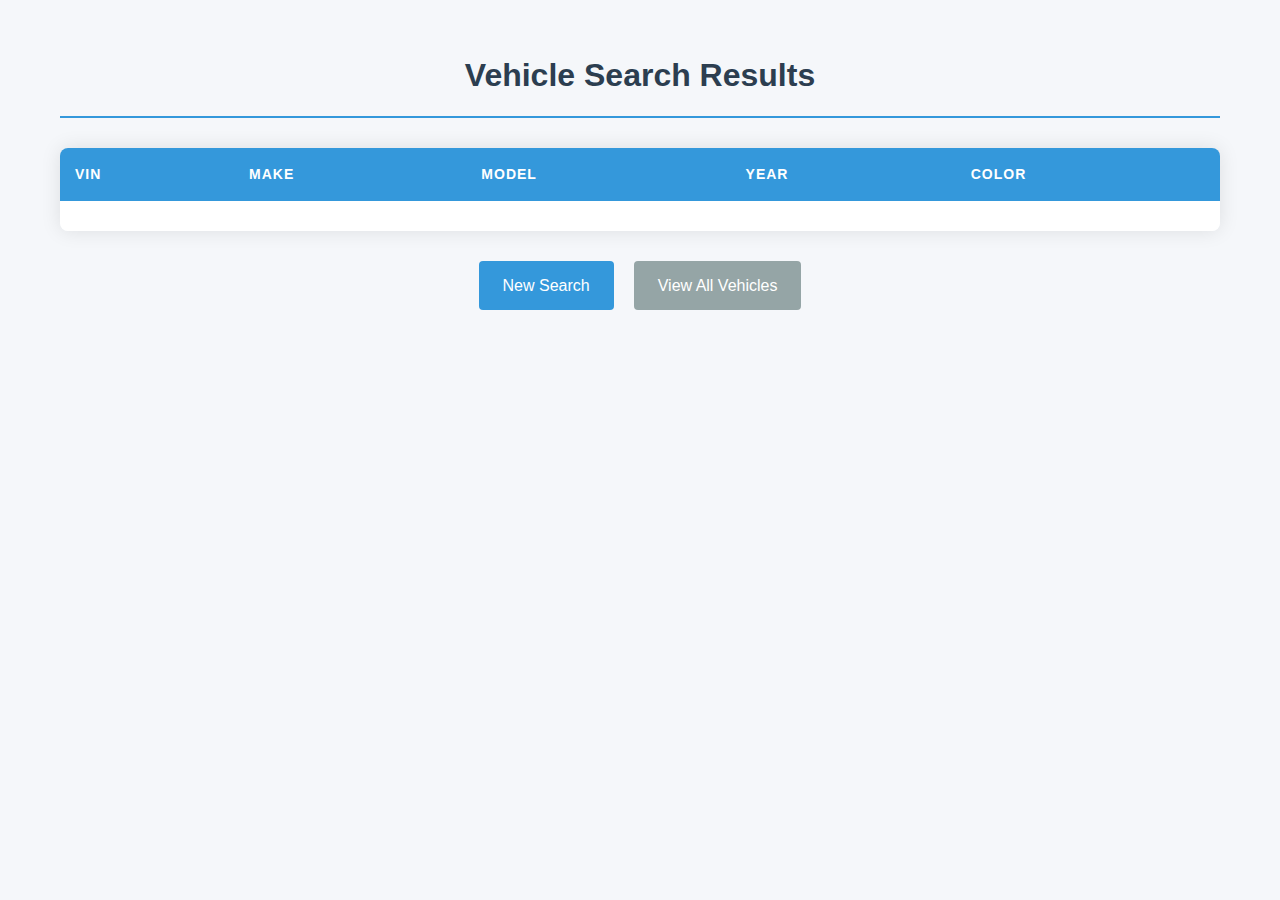
<file: src/main/resources/templates/search/results.html>
<!DOCTYPE html>
<html xmlns:th="http://www.thymeleaf.org">
<head>
    <meta charset="UTF-8">
    <meta name="viewport" content="width=device-width, initial-scale=1.0">
    <title>Vehicle Search Results</title>
    <style>
        /* Reset and base styles */
        * {
            margin: 0;
            padding: 0;
            box-sizing: border-box;
            font-family: 'Segoe UI', Tahoma, Geneva, Verdana, sans-serif;
        }

        body {
            background-color: #f5f7fa;
            color: #333;
            line-height: 1.6;
            padding: 20px;
            max-width: 1200px;
            margin: 0 auto;
        }

        /* Header styles */
        h1 {
            color: #2c3e50;
            text-align: center;
            margin: 30px 0;
            padding-bottom: 15px;
            border-bottom: 2px solid #3498db;
        }

        /* Table styles */
        table {
            width: 100%;
            border-collapse: collapse;
            margin: 25px 0;
            box-shadow: 0 0 20px rgba(0, 0, 0, 0.1);
            border-radius: 8px;
            overflow: hidden;
        }

        thead {
            background-color: #3498db;
            color: white;
        }

        th, td {
            padding: 15px;
            text-align: left;
        }

        th {
            font-weight: 600;
            text-transform: uppercase;
            font-size: 14px;
            letter-spacing: 1px;
        }

        tbody tr {
            background-color: #fff;
            transition: all 0.3s ease;
        }

        tbody tr:nth-child(even) {
            background-color: #f2f6f9;
        }

        tbody tr:hover {
            background-color: #e6f7ff;
            transform: scale(1.01);
        }

        /* Links and buttons */
        .action-links {
            display: flex;
            justify-content: center;
            gap: 20px;
            margin-top: 30px;
        }

        a {
            padding: 12px 24px;
            background-color: #3498db;
            color: white;
            text-decoration: none;
            border-radius: 4px;
            transition: all 0.3s ease;
            display: inline-block;
            font-weight: 500;
        }

        a:hover {
            background-color: #2980b9;
            transform: translateY(-2px);
            box-shadow: 0 4px 8px rgba(0, 0, 0, 0.1);
        }

        a.secondary {
            background-color: #95a5a6;
        }

        a.secondary:hover {
            background-color: #7f8c8d;
        }

        /* Responsive design */
        @media (max-width: 768px) {
            table {
                display: block;
                overflow-x: auto;
            }

            th, td {
                padding: 12px 10px;
                font-size: 14px;
            }

            .action-links {
                flex-direction: column;
                align-items: center;
                gap: 10px;
            }

            a {
                width: 100%;
                text-align: center;
            }
        }
    </style>
</head>
<body>
<h1>Vehicle Search Results</h1>
<table>
    <thead>
    <tr>
        <th>VIN</th>
        <th>Make</th>
        <th>Model</th>
        <th>Year</th>
        <th>Color</th>
    </tr>
    </thead>
    <tbody>
    <tr th:each="vehicle : ${results}">
        <td th:text="${vehicle.vin}"></td>
        <td th:text="${vehicle.make}"></td>
        <td th:text="${vehicle.model}"></td>
        <td th:text="${vehicle.year}"></td>
        <td th:text="${vehicle.color}"></td>
    </tr>
    </tbody>
</table>
<div class="action-links">
    <a th:href="@{/search}">New Search</a>
    <a href="/vehicles/list" class="secondary">View All Vehicles</a>
</div>
</body>
</html>
</file>
